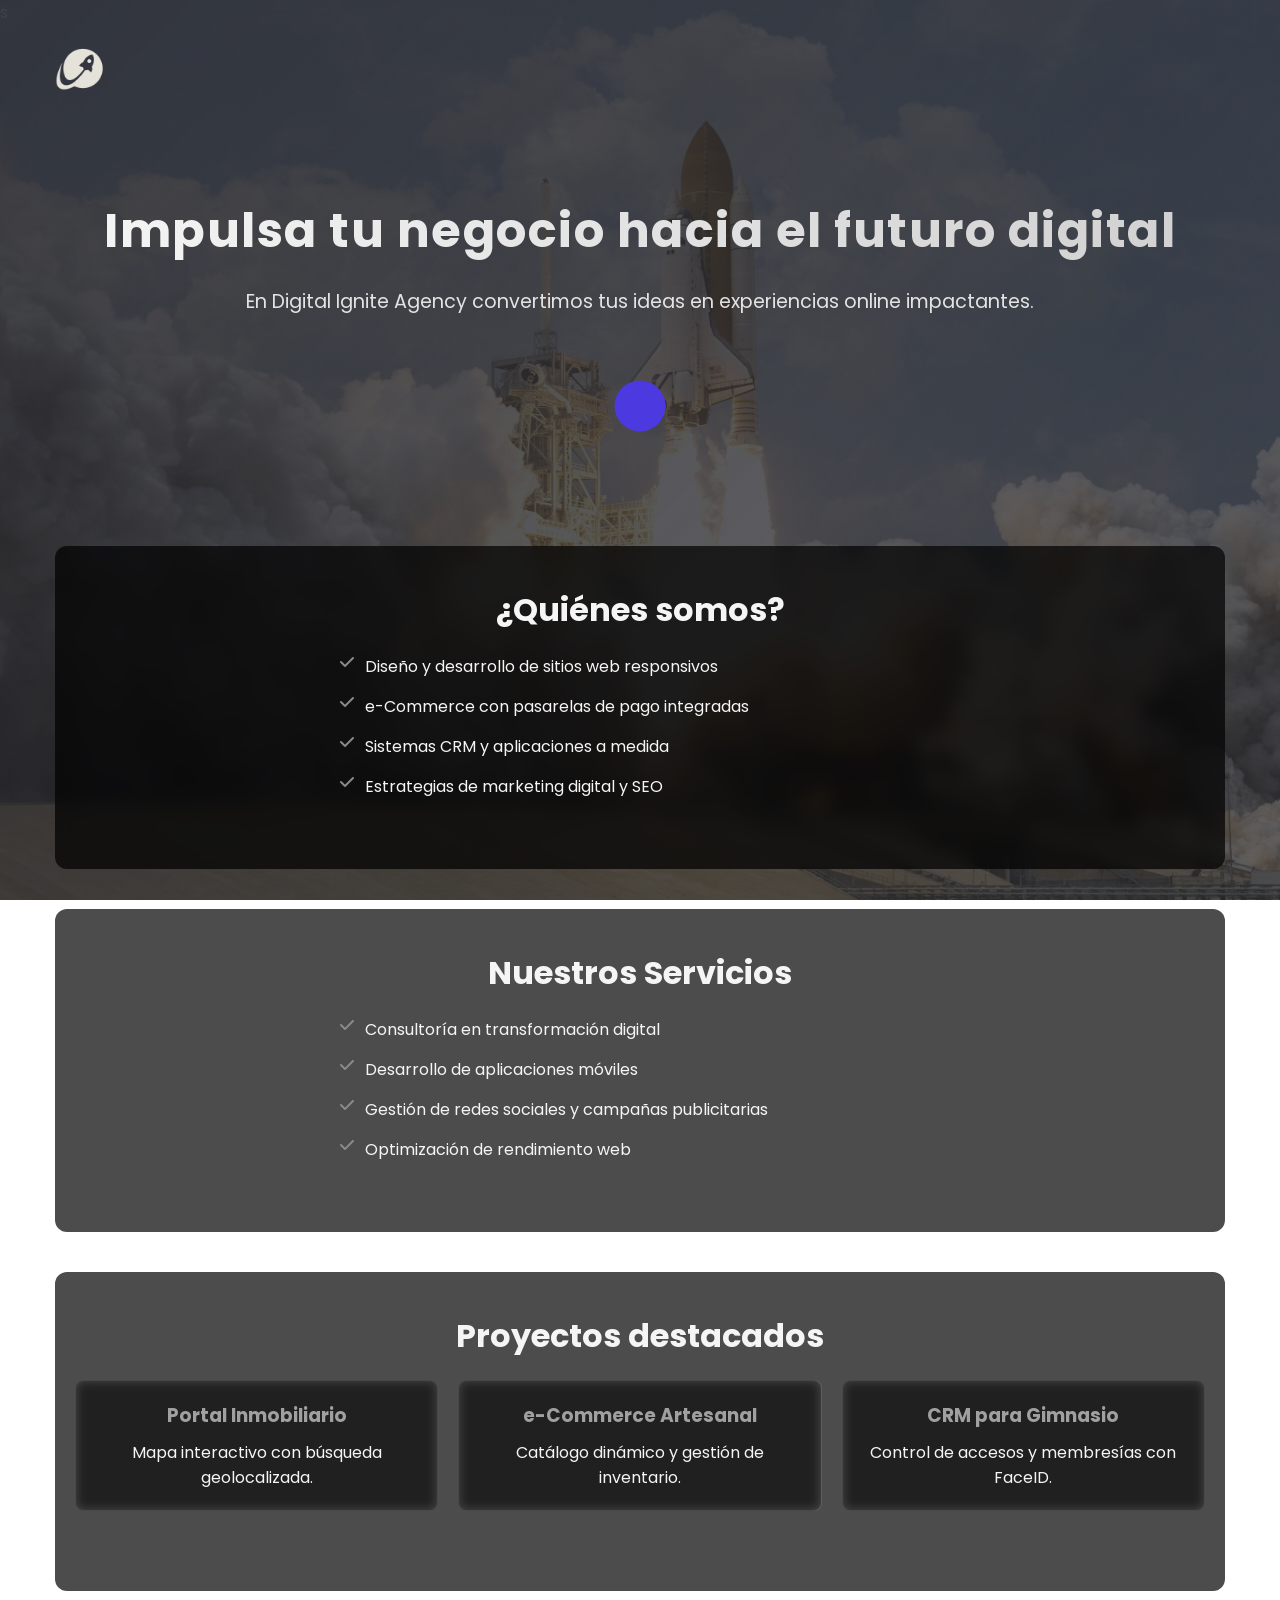
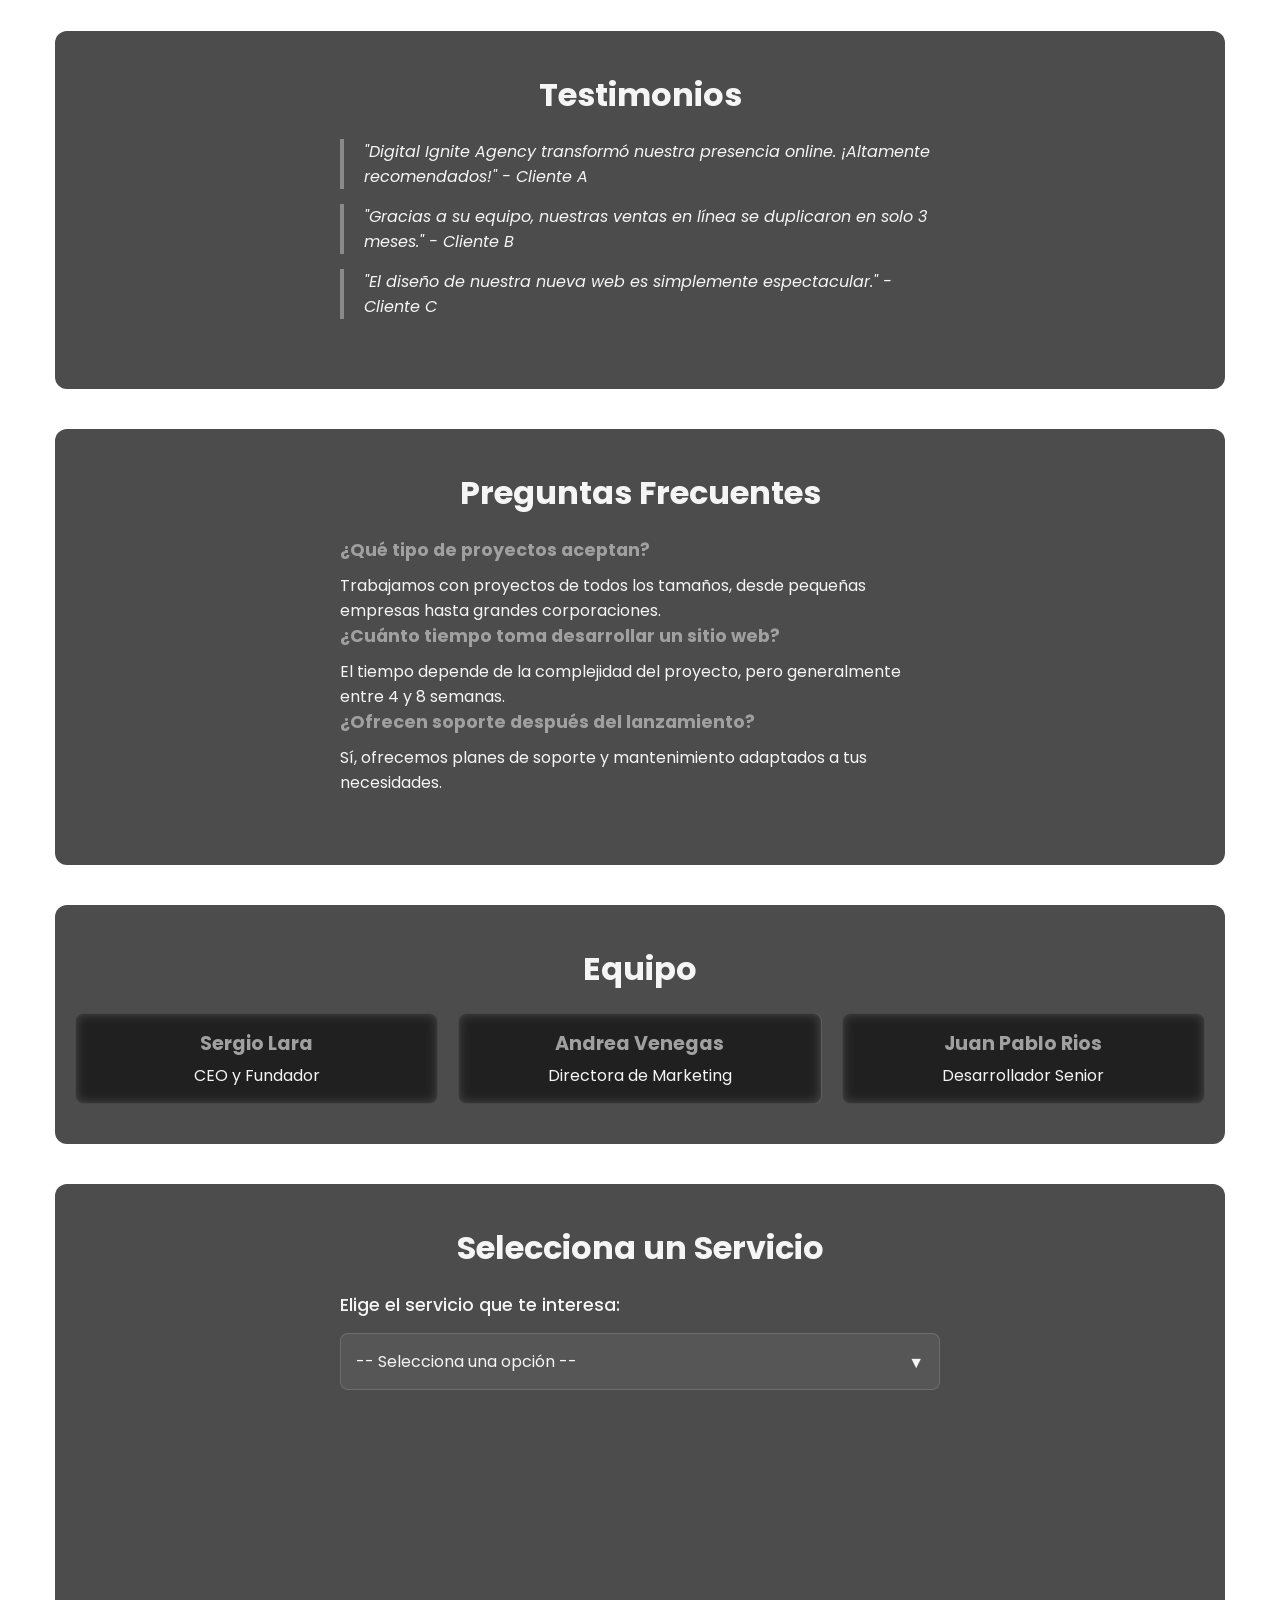
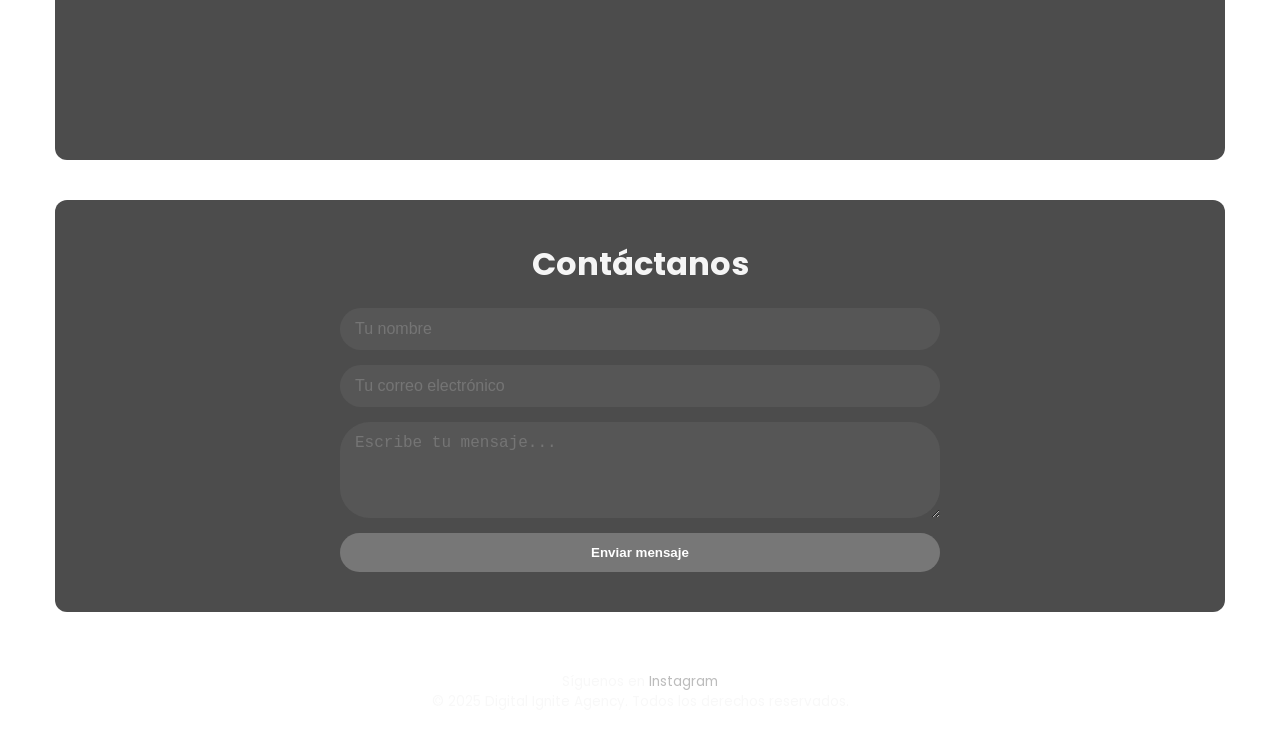
<file: sergio-lara/index.html>
<!DOCTYPE html>
<html lang="es">s

<head>
    <meta charset="UTF-8">
    <meta name="viewport" content="width=device-width, initial-scale=1.0">
    <title>Digital Ignite Agency</title>
    <link rel="preconnect" href="https://fonts.googleapis.com">
    <link rel="preconnect" href="https://fonts.gstatic.com" crossorigin>
    <link href="https://fonts.googleapis.com/css2?family=Poppins:wght@400;700&display=swap" rel="stylesheet">
    <link rel="stylesheet" href="https://cdnjs.cloudflare.com/ajax/libs/font-awesome/6.4.0/css/all.min.css">
    <link rel="stylesheet" href="styles.css">
</head>

<body>
    <div class="overlay"></div>
    <div class="container">
        <header>
            <img src="assets/logo.png" alt="Logo" class="logo-img">
        </header>

        <div class="hero">
            <h1>Impulsa tu negocio hacia el futuro digital</h1>
            <p>En Digital Ignite Agency convertimos tus ideas en experiencias online impactantes.</p>
            <svg viewBox="0 0 100 100" xmlns="http://www.w3.org/2000/svg">
                <circle cx="50" cy="50" r="20" fill="#ff6600">
                    <animate attributeName="r" values="20;25;20" dur="1.5s" repeatCount="indefinite" />
                    <animate attributeName="fill" values="#ff6600;#3333ff;#ff6600" dur="3s" repeatCount="indefinite" />
                </circle>
            </svg>
        </div>

        <section>
            <h2>¿Quiénes somos?</h2>
            <ul>
                <li>Diseño y desarrollo de sitios web responsivos</li>
                <li>e-Commerce con pasarelas de pago integradas</li>
                <li>Sistemas CRM y aplicaciones a medida</li>
                <li>Estrategias de marketing digital y SEO</li>
            </ul>
        </section>

        <section>
            <h2>Nuestros Servicios</h2>
            <ul>
                <li>Consultoría en transformación digital</li>
                <li>Desarrollo de aplicaciones móviles</li>
                <li>Gestión de redes sociales y campañas publicitarias</li>
                <li>Optimización de rendimiento web</li>
            </ul>
        </section>

        <section>
            <h2>Proyectos destacados</h2>
            <div class="projects">
                <div class="project-card">
                    <h3>Portal Inmobiliario</h3>
                    <p>Mapa interactivo con búsqueda geolocalizada.</p>
                </div>
                <div class="project-card">
                    <h3>e-Commerce Artesanal</h3>
                    <p>Catálogo dinámico y gestión de inventario.</p>
                </div>
                <div class="project-card">
                    <h3>CRM para Gimnasio</h3>
                    <p>Control de accesos y membresías con FaceID.</p>
                </div>
            </div>
        </section>

        <section>
            <h2>Testimonios</h2>
            <div class="testimonials">
                <blockquote>
                    "Digital Ignite Agency transformó nuestra presencia online. ¡Altamente recomendados!" - Cliente A
                </blockquote>
                <blockquote>
                    "Gracias a su equipo, nuestras ventas en línea se duplicaron en solo 3 meses." - Cliente B
                </blockquote>
                <blockquote>
                    "El diseño de nuestra nueva web es simplemente espectacular." - Cliente C
                </blockquote>
            </div>
        </section>

        <section>
            <h2>Preguntas Frecuentes</h2>
            <div class="faq">
                <h3>¿Qué tipo de proyectos aceptan?</h3>
                <p>Trabajamos con proyectos de todos los tamaños, desde pequeñas empresas hasta grandes corporaciones.
                </p>

                <h3>¿Cuánto tiempo toma desarrollar un sitio web?</h3>
                <p>El tiempo depende de la complejidad del proyecto, pero generalmente entre 4 y 8 semanas.</p>

                <h3>¿Ofrecen soporte después del lanzamiento?</h3>
                <p>Sí, ofrecemos planes de soporte y mantenimiento adaptados a tus necesidades.</p>
            </div>
        </section>

        <section>
            <h2>Equipo</h2>
            <div class="team">
                <div class="team-member">
                    <h3>Sergio Lara</h3>
                    <p>CEO y Fundador</p>
                </div>
                <div class="team-member">
                    <h3>Andrea Venegas</h3>
                    <p>Directora de Marketing</p>
                </div>
                <div class="team-member">
                    <h3>Juan Pablo Rios</h3>
                    <p>Desarrollador Senior</p>
                </div>
            </div>
        </section>

        <section>
            <h2>Selecciona un Servicio</h2>
            <div class="dropdown-container">
                <p>Elige el servicio que te interesa:</p>
                <div class="custom-dropdown">
                    <input type="checkbox" id="dropdown-toggle" class="dropdown-toggle">
                    <label for="dropdown-toggle" class="dropdown-label">-- Selecciona una opción --</label>
                    <div class="dropdown-menu">
                        <label class="dropdown-item" for="web-design">
                            <span>Diseño Web</span>
                        </label>
                        <label class="dropdown-item" for="ecommerce">
                            <span>E-Commerce</span>
                        </label>
                        <label class="dropdown-item" for="mobile-app">
                            <span>Aplicaciones Móviles</span>
                        </label>
                        <label class="dropdown-item" for="seo">
                            <span>SEO y Marketing Digital</span>
                        </label>
                        <label class="dropdown-item" for="crm">
                            <span>Sistemas CRM</span>
                        </label>
                        <label class="dropdown-item" for="consultoria">
                            <span>Consultoría Digital</span>
                        </label>
                    </div>
                </div>
                
                <!-- Radio buttons ocultos para controlar las descripciones -->
                <input type="radio" id="web-design" name="service" value="web-design" style="display: none;">
                <input type="radio" id="ecommerce" name="service" value="ecommerce" style="display: none;">
                <input type="radio" id="mobile-app" name="service" value="mobile-app" style="display: none;">
                <input type="radio" id="seo" name="service" value="seo" style="display: none;">
                <input type="radio" id="crm" name="service" value="crm" style="display: none;">
                <input type="radio" id="consultoria" name="service" value="consultoria" style="display: none;">
                
                <div class="service-descriptions">
                    <div class="service-info" data-service="web-design">
                        <p><strong>Diseño Web:</strong> Creamos sitios web modernos, responsivos y optimizados para todos los dispositivos. Incluye diseño UX/UI profesional.</p>
                    </div>
                    <div class="service-info" data-service="ecommerce">
                        <p><strong>E-Commerce:</strong> Desarrollo de tiendas online completas con pasarelas de pago, gestión de inventario y panel administrativo.</p>
                    </div>
                    <div class="service-info" data-service="mobile-app">
                        <p><strong>Aplicaciones Móviles:</strong> Aplicaciones móviles nativas e híbridas para iOS y Android con diseño intuitivo y funcionalidades avanzadas.</p>
                    </div>
                    <div class="service-info" data-service="seo">
                        <p><strong>SEO y Marketing Digital:</strong> Estrategias de posicionamiento web, marketing de contenidos y campañas publicitarias para aumentar tu visibilidad online.</p>
                    </div>
                    <div class="service-info" data-service="crm">
                        <p><strong>Sistemas CRM:</strong> Sistemas personalizados de gestión de clientes, automatización de procesos y análisis de datos empresariales.</p>
                    </div>
                    <div class="service-info" data-service="consultoria">
                        <p><strong>Consultoría Digital:</strong> Asesoramiento especializado en transformación digital, auditorías tecnológicas y planificación estratégica.</p>
                    </div>
                </div>
            </div>
        </section>

        <section>
            <h2>Contáctanos</h2>
            <form action="#" method="POST">
                <input type="text" name="nombre" placeholder="Tu nombre" required>
                <input type="email" name="email" placeholder="Tu correo electrónico" required>
                <textarea name="mensaje" rows="4" placeholder="Escribe tu mensaje..." required></textarea>
                <button type="submit">Enviar mensaje</button>
            </form>
        </section>

        <footer>
            <p>Síguenos en <a href="https://www.instagram.com/digitaligniteagency/" target="_blank"
                    rel="noopener">Instagram</a></p>
            <p>&copy; 2025 Digital Ignite Agency. Todos los derechos reservados.</p>
        </footer>
    </div>
</body>

</html>
</file>
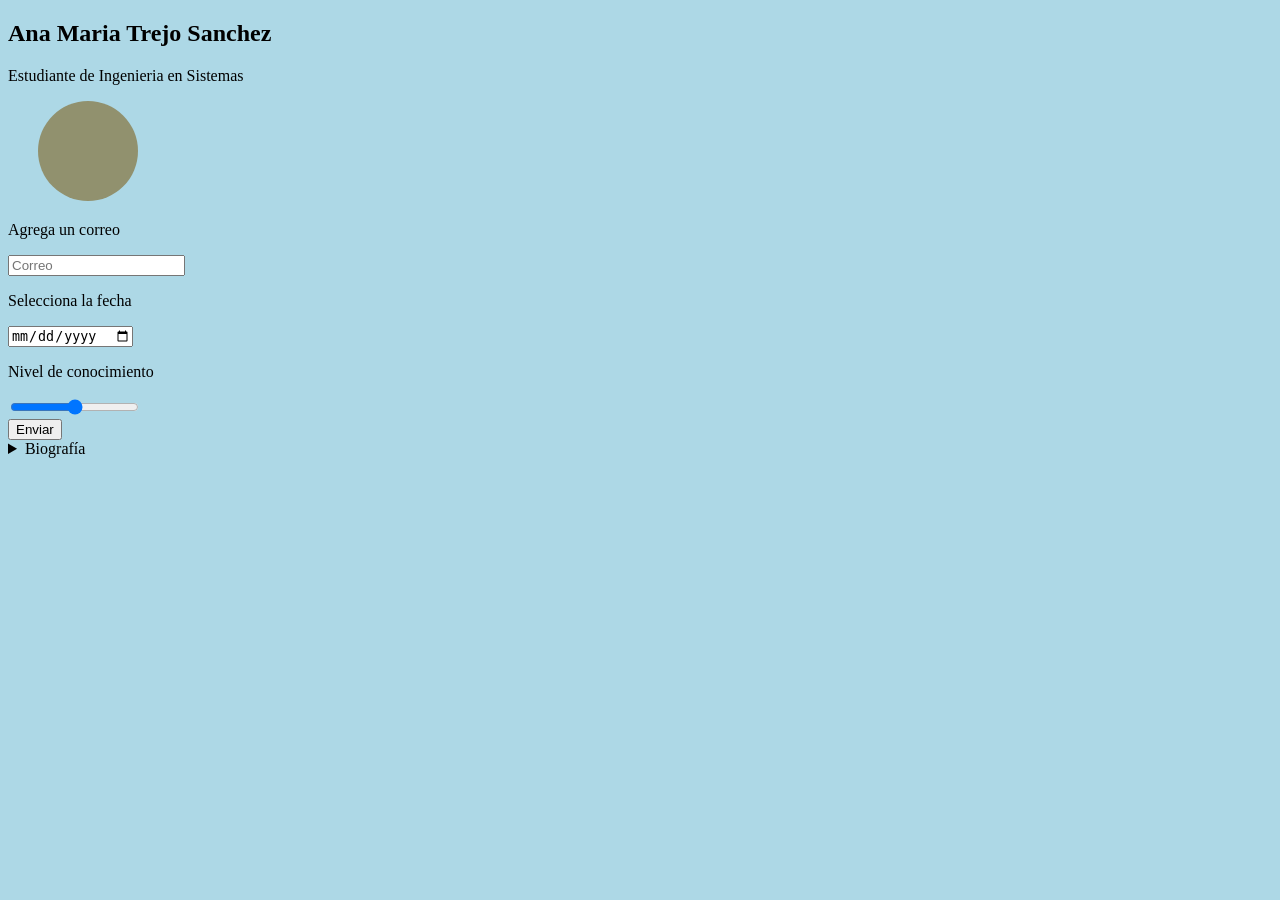
<file: Mi-Perfil-AMTS.html>
<!DOCTYPE html>
<html lang="es">
<head>
  <meta charset="UTF-8">

 <title>Mi Perfil</title>
</head>
<body bgcolor="lightblue">
  <article>
<h2>Ana Maria Trejo Sanchez </h2>
<p>Estudiante de Ingenieria en Sistemas </p>


    <svg width="160" height="100">
      <circle cx="80" cy="50" r="50" fill="blue">
        <animate attributeName="fill" values="yellow;blue ;orange" dur="5s" repeatCount="indefinite" />
      </circle>
    </svg>

  
    <form>
    <p>Agrega un correo</p>
     <input type="email" placeholder="Correo" required><br>

    <p>Selecciona la fecha</p>
     <input type="date"><br>

    <p>Nivel de conocimiento</p>
     <input type="range" min="0" max="100"><br>

    <button type="submit">Enviar</button>
    </form>

     <details>
      <summary>Biografía</summary>
      <p>Me gusta aprender mas hacerca de base de datos</p>
    </details>
  </article>
</body>
</html>
</file>
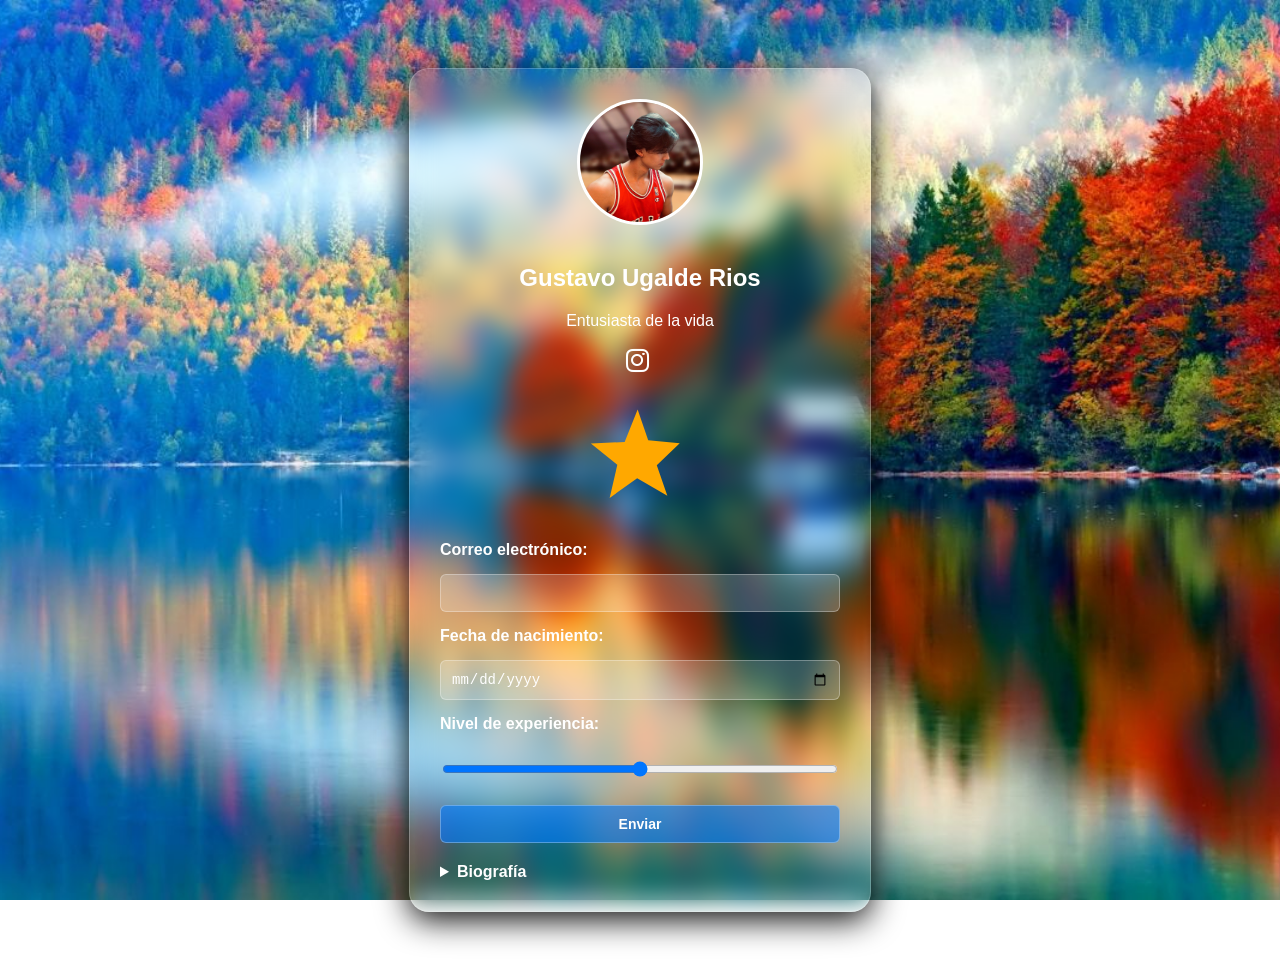
<file: mi-perfil.html>
<!DOCTYPE html>
<html lang="es">
<head>
  <meta charset="UTF-8">
  <title>Widget de Perfil - Gustavo Ugalde Rios</title>
  <link rel="stylesheet" href="estilos.css">
  <link rel="stylesheet" href="https://cdnjs.cloudflare.com/ajax/libs/font-awesome/6.5.0/css/all.min.css">

</head>
<body>

  <article class="tarjeta-perfil">

    <img src="basket.jpg" alt="Foto de Gustavo Ugalde Rios" class="foto-perfil">

    <h2>Gustavo Ugalde Rios</h2>
    <p>Entusiasta de la vida</p>
    <p>
    <a href="https://www.instagram.com/rios_ug/?igshid=YmMyMTA2M2Y%3D" target="_blank">
        <i class="fab fa-instagram"></i>
    </a>
    </p>


    <div class="svg-container">
      <svg width="120" height="120" viewBox="0 0 100 100">
        <polygon points="50,15 61,39 88,39 66,58 74,85 50,70 26,85 34,58 12,39 39,39"
          fill="red">
          <animateTransform 
            attributeName="transform"
            type="rotate"
            from="0 50 50"
            to="360 50 50"
            dur="6s"
            repeatCount="indefinite"/>

          <animate 
            attributeName="fill"
            values="red;orange;yellow;green;blue;indigo;violet;red"
            dur="8s"
            repeatCount="indefinite"/>
        </polygon>
      </svg>
    </div>

    <form>
      <label for="email">Correo electrónico:</label>
      <input type="email" id="email" name="email" required>

      <label for="fecha">Fecha de nacimiento:</label>
      <input type="date" id="fecha" name="fecha">

      <label for="nivel">Nivel de experiencia:</label>
      <input type="range" id="nivel" name="nivel" min="0" max="10">
      
      <button type="submit">Enviar</button>
    </form>

    <details>
      <summary>Biografía</summary>
      <p>Soy un programador de 20 años, apasionado por los retos y líder por naturaleza. Busco oportunidades para aplicar mis habilidades en un entorno dinámico, contribuir a proyectos innovadores y continuar mi crecimiento profesional en el campo de la programación. </p>
    </details>
  </article>

</body>
</html>
</file>
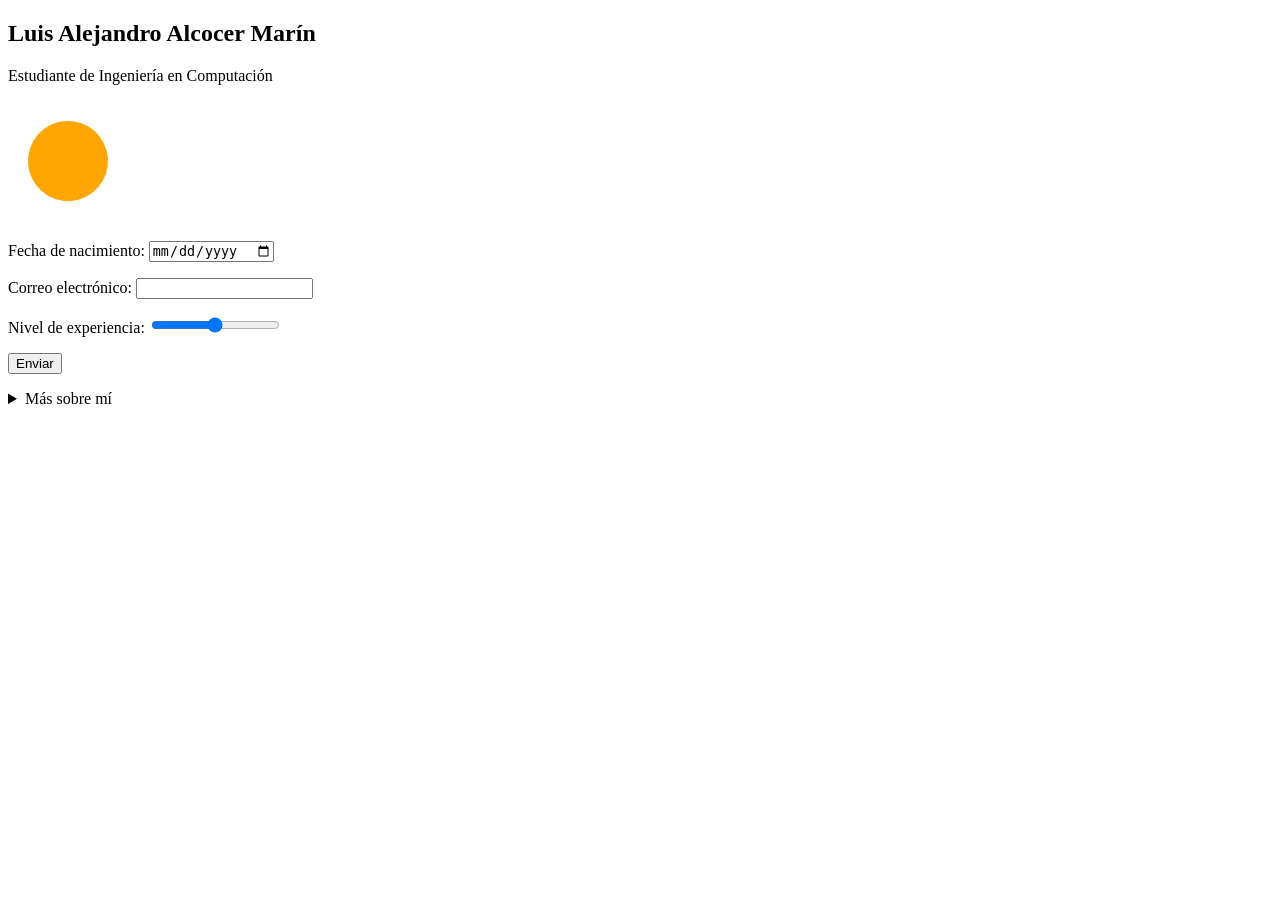
<file: Mi-tarjeta-de-presentación.html>
<!DOCTYPE html>
<html lang="es">
<head>
  <meta charset="UTF-8">
  <title>Mi Perfil - Luis Alejandro</title>
</head>
<body>

  <section>
    <h2>Luis Alejandro Alcocer Marín</h2>
    <p>Estudiante de Ingeniería en Computación</p>

    <!-- Animación SVG -->
    <svg width="120" height="120" viewBox="0 0 120 120">
      <circle cx="60" cy="60" r="40" fill="red">
        <!-- Rotación -->
        <animateTransform
          attributeName="transform"
          type="rotate"
          from="0 60 60"
          to="360 60 60"
          dur="3s"
          repeatCount="indefinite" />
        <!-- Cambio de color -->
        <animate
          attributeName="fill"
          values="red;orange;yellow;green;blue;purple;red"
          dur="6s"
          repeatCount="indefinite" />
      </circle>
    </svg>

    <!-- Formulario avanzado -->
    <form>
      <p><label>Fecha de nacimiento: <input type="date" name="fecha"></label></p>
      <p><label>Correo electrónico: <input type="email" name="correo"></label></p>
      <p><label>Nivel de experiencia: <input type="range" min="0" max="10" value="5"></label></p>
      <p><input type="submit" value="Enviar"></p>
    </form>

    <!-- Sección desplegable -->
    <details>
      <summary>Más sobre mí</summary>
      <p>Soy apasionado por el desarrollo web, la programación en Python y el diseño de sistemas. Me encanta aprender nuevas tecnologías y participar en proyectos creativos.</p>
    </details>
  </section>

</body>
</html>
</file>
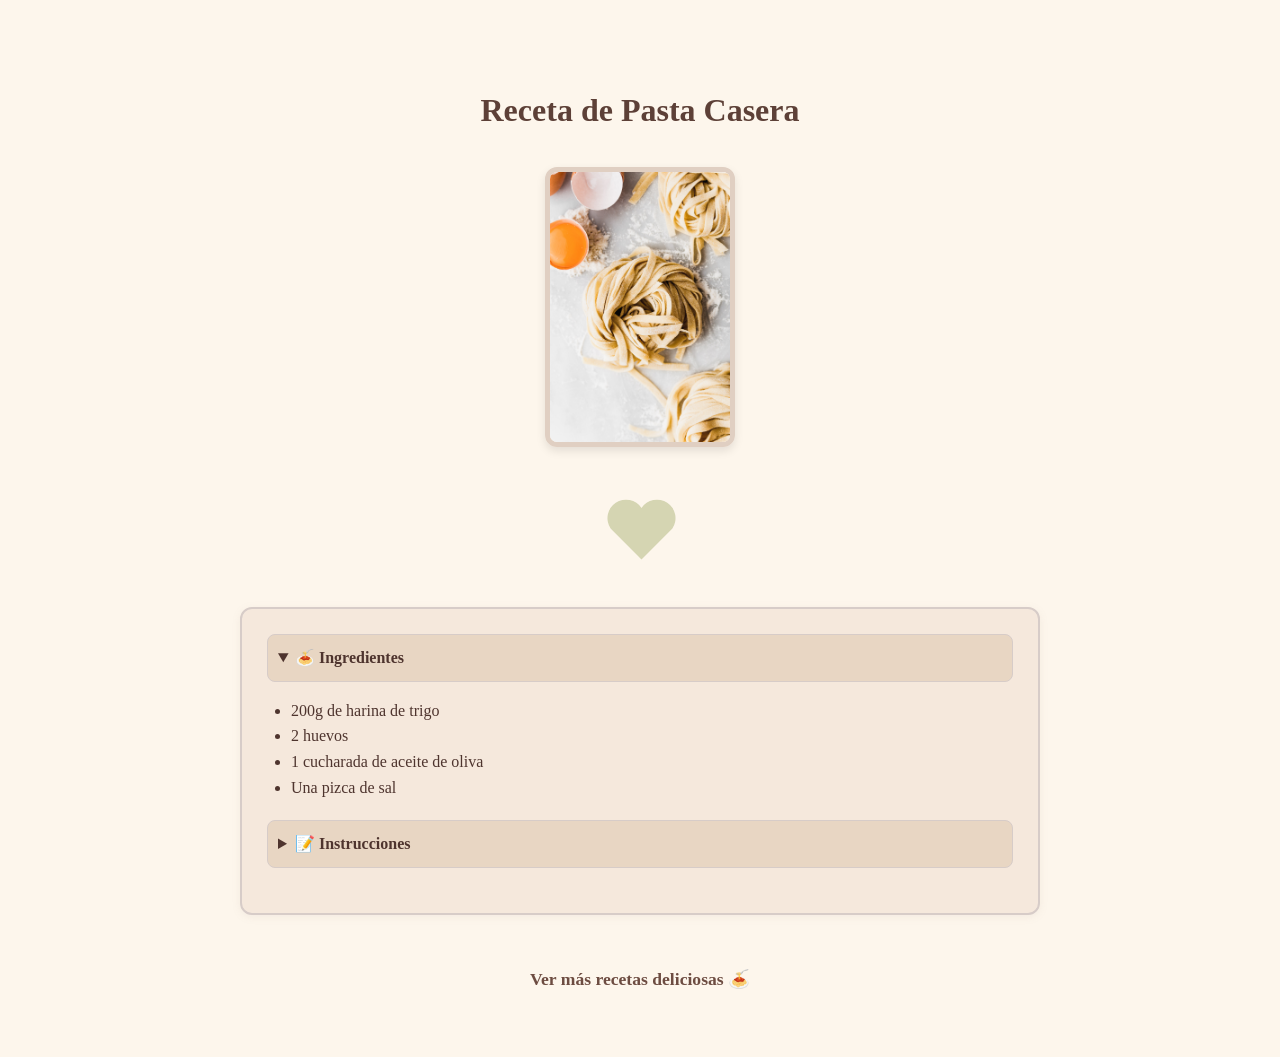
<file: andrea_venegasch/mi-pag.html>
<!DOCTYPE html>
<html lang="es">
<head>
  <meta charset="UTF-8" />
  <meta name="viewport" content="width=device-width, initial-scale=1.0"/>
  <title>Receta de Pasta Casera</title>
  <style>
    body {
      font-family: 'Georgia', serif;
      background-color: #fdf6ec;
      color: #4e342e;
      padding: 2rem;
      margin: 2rem;
      max-width: 800px;
      margin-left: auto;
      margin-right: auto;
      line-height: 1.6;
    }

    h1, h2 {
      color: #5d4037;
      text-align: center;
    }

    .image-container {
      text-align: center;
      margin: 30px 0;
    }

    img {
      width: 180px;
      max-width: 90%;
      margin: 20px auto;
      display: block;
      border: 5px solid #e0cfc2;
      border-radius: 12px;
      box-shadow: 0 4px 10px rgba(0, 0, 0, 0.1);
    }

    .svg-container {
      display: flex;
      justify-content: center;
      margin: 30px 0;
    }

    .receta {
      background-color: #f5e8dc;
      padding: 25px;
      border-radius: 12px;
      border: 2px solid #d7ccc8;
      box-shadow: 0 2px 8px rgba(160, 136, 127, 0.1);
    }

    details {
      margin-bottom: 20px;
    }

    summary {
      font-weight: bold;
      cursor: pointer;
      padding: 10px;
      background-color: #e8d6c3;
      border-radius: 8px;
      border: 1px solid #d7ccc8;
    }

    ul, ol {
      padding-left: 1.5rem;
    }

    a {
      display: block;
      text-align: center;
      margin-top: 50px;
      color: #6d4c41;
      text-decoration: none;
      font-weight: bold;
      font-size: 1.1rem;
    }

    a:hover {
      text-decoration: underline;
    }
  </style>
</head>
<body>
  <h1>Receta de Pasta Casera</h1>

  <div class="image-container">
    <img src="pasta ejercicio.jpg" alt="Pasta casera hecha a mano">
  </div>

  <div class="svg-container">
    <!-- Corazón SVG con palpitación y cambio de color -->
    <svg width="100" height="100" viewBox="0 0 100 100">
      <path d="M50 80 L20 50 A15 15 0 0 1 50 30 A15 15 0 0 1 80 50 Z" fill="#f8bbd0">
        <animate attributeName="fill" values="#f8bbd0;#c5e1a5;#b2ebf2;#f8bbd0" dur="5s" repeatCount="indefinite"/>
        <animateTransform attributeName="transform" attributeType="XML" type="scale"
          values="1;1.1;1" dur="1s" repeatCount="indefinite" additive="sum"
          begin="0s" />
      </path>
    </svg>
  </div>

  <div class="receta">
    <details open>
      <summary>🍝 Ingredientes</summary>
      <ul>
        <li>200g de harina de trigo</li>
        <li>2 huevos</li>
        <li>1 cucharada de aceite de oliva</li>
        <li>Una pizca de sal</li>
      </ul>
    </details>

    <details>
      <summary>📝 Instrucciones</summary>
      <ol>
        <li>Forma un volcán con la harina sobre una superficie limpia.</li>
        <li>Agrega los huevos al centro junto con el aceite y la sal.</li>
        <li>Mezcla con un tenedor de adentro hacia afuera hasta integrar.</li>
        <li>Amasa durante 10 minutos hasta obtener una masa suave.</li>
        <li>Envuelve en film y deja reposar 30 minutos.</li>
        <li>Estira la masa con rodillo o máquina, y corta en forma de fettuccine o tagliatelle.</li>
        <li>Hierve en agua con sal durante 3-5 minutos. ¡Listo!</li>
      </ol>
    </details>
  </div>

  <a href="https://www.recetasgratis.net/receta-de-pasta-casera-65612.html" target="_blank">Ver más recetas deliciosas 🍝</a>
</body>
</html>
</file>
<file: sergio-lara/styles.css>
* {
    margin: 0;
    padding: 0;
    box-sizing: border-box;
}

body {
    font-family: 'Poppins', sans-serif;
    background: url('assets/background-img.jpg') no-repeat center/cover;
    background-attachment: fixed;
    height: 100vh;
    overflow: auto;
    position: relative;
    color: #f5f5f5;
}

.overlay {
    position: fixed;
    top: 0;
    left: 0;
    width: 100%;
    height: 100%;
    background: linear-gradient(135deg, rgba(45, 45, 50, 0.9), rgba(45, 45, 50, 0.7));
    z-index: 1;
}

.container {
    position: relative;
    z-index: 2;
    max-width: 1200px;
    margin: 0 auto;
    padding: 0 15px;
}

header {
    padding: 20px 0;
    display: flex;
    align-items: center;
}

.logo-img {
    height: 50px;
}

.hero {
    text-align: center;
    padding: 80px 0 40px;
}

.hero h1 {
    font-size: 3rem;
    font-weight: 700;
    background: linear-gradient(to right, #f5f5f5, #d0d0d0);
    -webkit-background-clip: text;
    -webkit-text-fill-color: transparent;
    letter-spacing: 1.5px;
    margin-bottom: 20px;
}

.hero p {
    font-size: 1.2rem;
    margin-bottom: 30px;
    opacity: 0.9;
}

.hero img {
    max-width: 100%;
    height: auto;
    border-radius: 12px;
    box-shadow: 0 4px 12px rgba(0, 0, 0, 0.5);
    margin-bottom: 30px;
}

.hero svg {
    width: 120px;
    height: 120px;
    margin: 0 auto 40px;
    display: block;
}

section {
    background: rgba(0, 0, 0, 0.7);
    backdrop-filter: blur(8px);
    border-radius: 12px;
    padding: 40px 20px;
    margin-bottom: 40px;
}

h2 {
    font-size: 2rem;
    color: #f5f5f5;
    margin-bottom: 20px;
    text-align: center;
}

ul {
    list-style: none;
    margin: 0 auto 30px;
    max-width: 600px;
}

li {
    position: relative;
    padding-left: 25px;
    margin-bottom: 15px;
    font-size: 1rem;
}

li::before {
    content: '\f00c';
    font-family: 'Font Awesome 6 Free';
    font-weight: 900;
    position: absolute;
    left: 0;
    color: #8a8a8a;
}

.projects {
    display: grid;
    grid-template-columns: repeat(auto-fit, minmax(250px, 1fr));
    gap: 20px;
    margin-bottom: 40px;
}

.project-card {
    background: rgba(200, 200, 200, 0.05);
    border: 1px solid rgba(200, 200, 200, 0.1);
    border-radius: 8px;
    padding: 20px;
    text-align: center;
    backdrop-filter: blur(6px);
}

.project-card h3 {
    margin-bottom: 10px;
    color: #a0a0a0;
}

form {
    max-width: 600px;
    margin: 0 auto;
    display: flex;
    flex-direction: column;
    gap: 15px;
}

form input,
form textarea {
    padding: 12px 15px;
    border-radius: 30px;
    border: none;
    background: rgba(200, 200, 200, 0.08);
    color: #f5f5f5;
    outline: none;
    font-size: 1rem;
}

form button {
    padding: 12px;
    border-radius: 30px;
    border: none;
    background: #777777;
    color: #fff;
    font-weight: 700;
    cursor: pointer;
    transition: background 0.3s, transform 0.2s;
}

form button:hover {
    background: #666666;
    transform: translateY(-2px);
}

footer {
    text-align: center;
    padding: 20px 0;
    font-size: 0.85rem;
    opacity: 0.7;
}

footer a {
    color: #a0a0a0;
    text-decoration: none;
}

.testimonials {
    margin: 0 auto 30px;
    max-width: 600px;
    font-style: italic;
}

.testimonials blockquote {
    margin-bottom: 15px;
    padding-left: 20px;
    border-left: 4px solid #8a8a8a;
}

.faq {
    margin: 0 auto 30px;
    max-width: 600px;
}

.faq h3 {
    font-size: 1.1rem;
    margin-bottom: 10px;
    color: #a0a0a0;
}

.team {
    display: grid;
    grid-template-columns: repeat(auto-fit, minmax(180px, 1fr));
    gap: 20px;
    margin-top: 20px;
}

.team-member {
    background: rgba(200, 200, 200, 0.05);
    border: 1px solid rgba(200, 200, 200, 0.1);
    border-radius: 8px;
    padding: 15px;
    text-align: center;
    backdrop-filter: blur(6px);
}

.team-member h3 {
    margin-bottom: 5px;
    color: #a0a0a0;
    font-size: 1.2rem;
}

/* Estilos para la lista desplegable */
.dropdown-container {
    max-width: 600px;
    margin: 0 auto;
}

.dropdown-container p {
    margin-bottom: 15px;
    font-size: 1.1rem;
    color: #f5f5f5;
    font-weight: 500;
}

.custom-dropdown {
    position: relative;
    margin-bottom: 30px;
}

.dropdown-toggle {
    display: none;
}

.dropdown-label {
    display: block;
    width: 100%;
    padding: 15px;
    border-radius: 8px;
    border: 1px solid rgba(200, 200, 200, 0.2);
    background: rgba(200, 200, 200, 0.08);
    color: #f5f5f5;
    font-size: 1rem;
    cursor: pointer;
    transition: border-color 0.3s, background 0.3s;
    position: relative;
}

.dropdown-label::after {
    content: '▼';
    position: absolute;
    right: 15px;
    top: 50%;
    transform: translateY(-50%);
    transition: transform 0.3s;
}

.dropdown-toggle:checked + .dropdown-label::after {
    transform: translateY(-50%) rotate(180deg);
}

.dropdown-label:hover {
    border-color: rgba(200, 200, 200, 0.4);
    background: rgba(200, 200, 200, 0.12);
}

.dropdown-menu {
    position: absolute;
    top: 100%;
    left: 0;
    width: 100%;
    background: rgba(0, 0, 0, 0.8);
    border: 1px solid rgba(200, 200, 200, 0.2);
    border-radius: 8px;
    margin-top: 5px;
    opacity: 0;
    visibility: hidden;
    transform: translateY(-10px);
    transition: all 0.3s ease;
    z-index: 10;
    backdrop-filter: blur(10px);
}

.dropdown-toggle:checked ~ .dropdown-menu {
    opacity: 1;
    visibility: visible;
    transform: translateY(0);
}

.dropdown-item {
    display: block;
    padding: 12px 15px;
    cursor: pointer;
    transition: background 0.3s;
    border-bottom: 1px solid rgba(200, 200, 200, 0.1);
}

.dropdown-item:last-child {
    border-bottom: none;
    border-radius: 0 0 8px 8px;
}

.dropdown-item:first-child {
    border-radius: 8px 8px 0 0;
}

.dropdown-item:hover {
    background: rgba(200, 200, 200, 0.1);
}

.dropdown-item span {
    color: #f5f5f5;
    font-size: 1rem;
}

/* Estilos para las descripciones de servicios */
.service-descriptions {
    margin-top: 20px;
}

.service-info {
    padding: 20px;
    background: rgba(200, 200, 200, 0.05);
    border-radius: 8px;
    border-left: 4px solid #8a8a8a;
    margin-bottom: 10px;
    opacity: 0;
    height: 0;
    overflow: hidden;
    transition: all 0.3s ease;
}

.service-info p {
    margin: 0;
    line-height: 1.6;
}

/* Mostrar descripción cuando se selecciona el radio button correspondiente */
#web-design:checked ~ .service-descriptions .service-info[data-service="web-design"],
#ecommerce:checked ~ .service-descriptions .service-info[data-service="ecommerce"],
#mobile-app:checked ~ .service-descriptions .service-info[data-service="mobile-app"],
#seo:checked ~ .service-descriptions .service-info[data-service="seo"],
#crm:checked ~ .service-descriptions .service-info[data-service="crm"],
#consultoria:checked ~ .service-descriptions .service-info[data-service="consultoria"] {
    opacity: 1;
    height: auto;
    min-height: 60px;
}
</file>
<file: estilos.css>
body {
  font-family: Arial, sans-serif;
  background: url('fondo.jpg') no-repeat center center fixed;
  background-size: cover;
  margin: 0;
  padding: 40px;
  display: flex;
  justify-content: center;
  align-items: center;
  min-height: 100vh;
}

.tarjeta-perfil {
  background: rgba(255, 255, 255, 0.005);
  border-radius: 20px;
  box-shadow: 0 8px 32px rgba(0, 0, 0, 0.95);
  backdrop-filter: blur(12px);
  -webkit-backdrop-filter: blur(12px);
  border: 1px solid rgba(255, 255, 255, 0.2);
  padding: 30px;
  max-width: 400px;
  width: 100%;
  text-align: center;
  transition: box-shadow 0.3s ease;
}

.tarjeta-perfil:hover {
  box-shadow: 0 14px 40px rgba(0, 0, 0, 2.45);
}

.tarjeta-perfil h2,
.tarjeta-perfil p,
.tarjeta-perfil label,
.tarjeta-perfil details p {
  color: #fff;
}

.foto-perfil {
  width: 120px;
  height: 120px;
  object-fit: cover;
  border-radius: 50%;
  border: 3px solid #fff;
  margin-bottom: 15px;
}

.svg-container {
  margin: 20px auto;
}

form {
  display: flex;
  flex-direction: column;
  gap: 15px;
  text-align: left;
}

form label {
  font-weight: bold;
}

form input,
form button {
  padding: 10px;
  border: 1px solid rgba(255, 255, 255, 0.3);
  border-radius: 6px;
  font-size: 14px;
  background-color: rgba(255, 255, 255, 0.2);
  color: #fff;
}

form button {
  background-color: rgba(0, 123, 255, 0.6);
  font-weight: bold;
  cursor: pointer;
  transition: background-color 0.3s ease;
}

form button:hover {
  background-color: rgba(0, 123, 255, 0.9);
}

details {
  margin-top: 20px;
  text-align: left;
  cursor: pointer;
}

details summary {
  font-weight: bold;
  color: #fff;
}

details p {
  margin-top: 10px;
}

.tarjeta-perfil a {
  color: #ffffff;
  text-decoration: none;
  font-weight: bold;
  font-size: 26px;
}

.tarjeta-perfil a:hover {
  text-decoration: underline;
}

.tarjeta-perfil i {
  margin-right: 6px;
}
</file>
